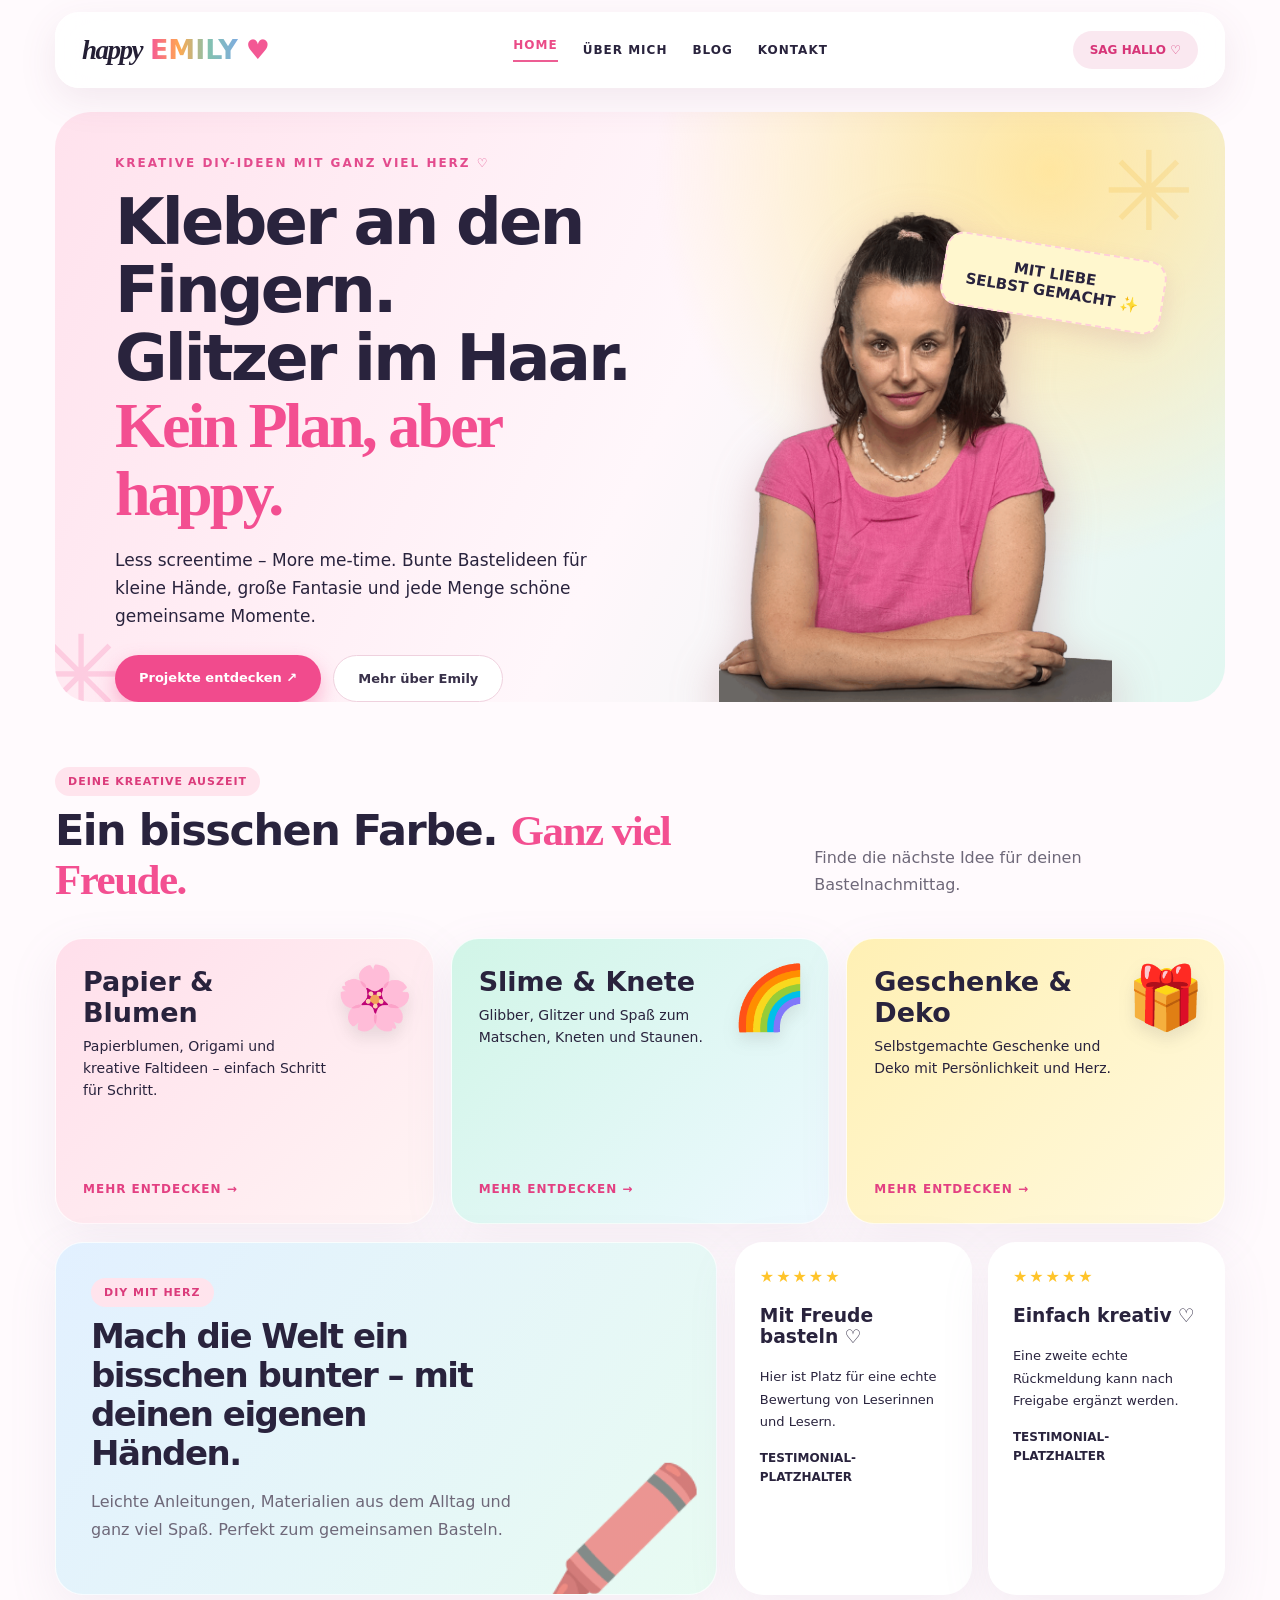
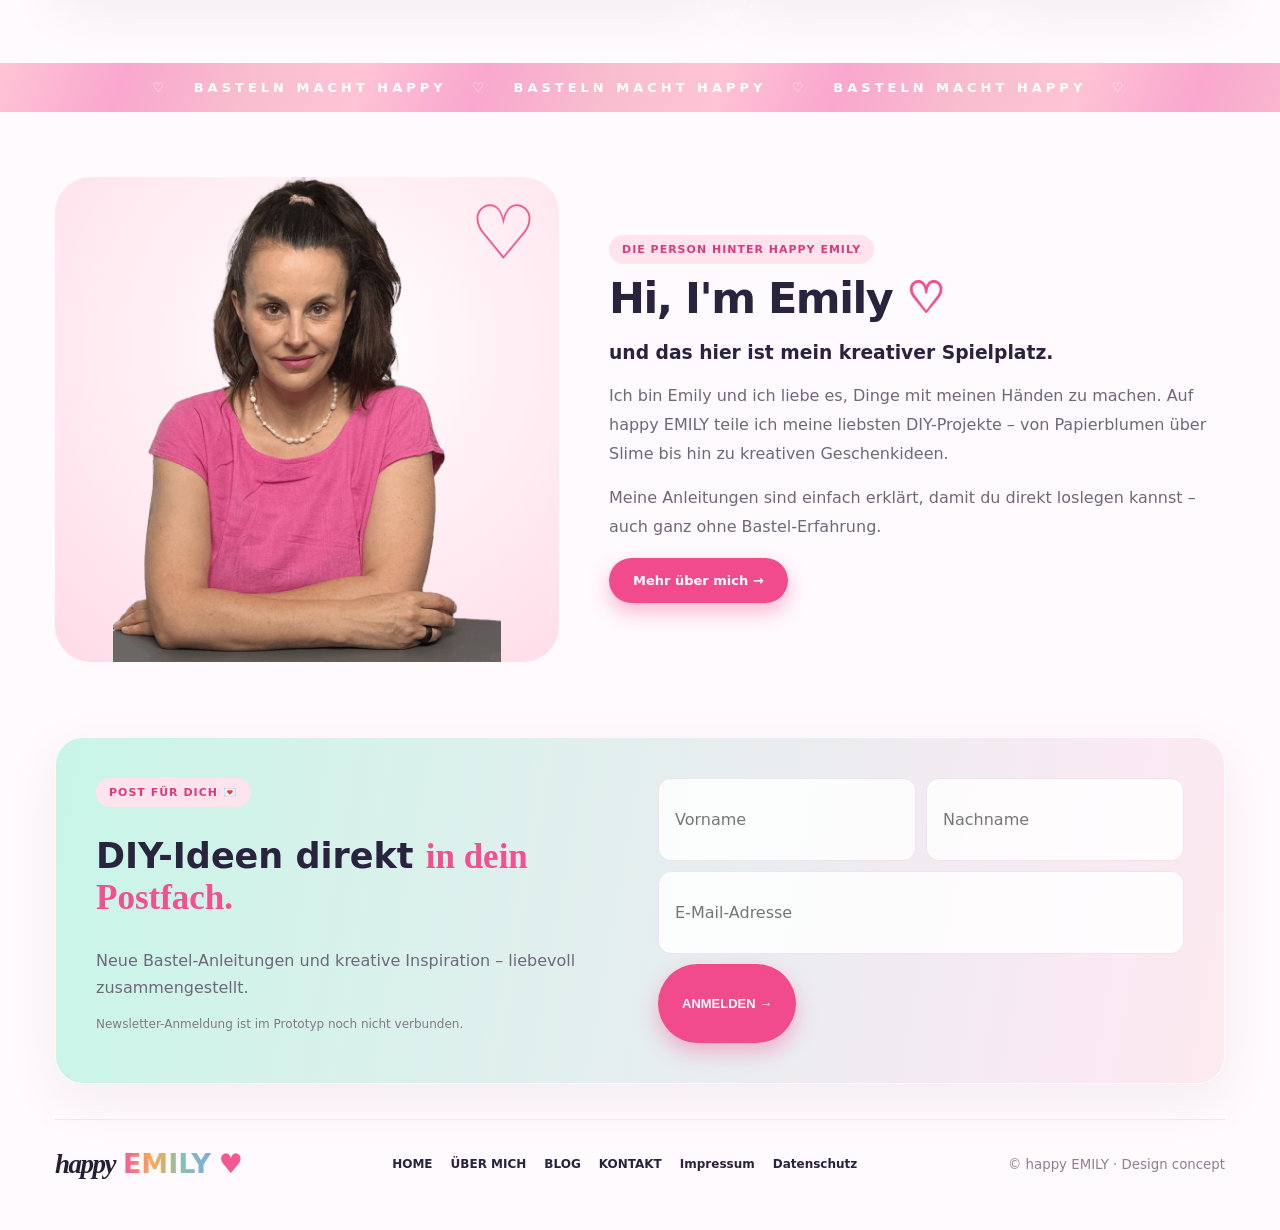
<file: index.html>
<!doctype html><html lang="de"><head><meta charset="UTF-8"><meta name="viewport" content="width=device-width,initial-scale=1"><title>Startseite | happy EMILY – Demo</title><link rel="stylesheet" href="site.css"></head><body><header class="site-top"><nav class="nav"><a class="logo" href="index.html"><em>happy</em> <b>EMILY</b> <span class="heart">♥</span></a><div class="navlinks"><a class="active" href="index.html">HOME</a><a class="" href="ueber-mich.html">ÜBER MICH</a><a class="" href="blog.html">BLOG</a><a class="" href="kontakt.html">KONTAKT</a></div><a class="navcta" href="kontakt.html">SAG HALLO ♡</a></nav></header><main><div class="shell"><section class="hero"><div><span class="eyebrow">Kreative DIY-Ideen mit ganz viel Herz ♡</span><h1>Kleber an den Fingern.<br>Glitzer im Haar.<br><span class="script">Kein Plan, aber happy.</span></h1><p>Less screentime – More me-time. Bunte Bastelideen für kleine Hände, große Fantasie und jede Menge schöne gemeinsame Momente.</p><div class="actions"><a class="btn" href="blog.html">Projekte entdecken ↗</a><a class="btn secondary" href="ueber-mich.html">Mehr über Emily</a></div></div><div class="hero-photo"><img src="emily.png" alt="Emily – happy EMILY"/><div class="sticker">MIT LIEBE<br>SELBST GEMACHT ✨</div></div></section><section class="section"><div class="title-row"><div><span class="mini-pill">DEINE KREATIVE AUSZEIT</span><h2>Ein bisschen Farbe. <span class="script">Ganz viel Freude.</span></h2></div><p class="muted">Finde die nächste Idee für deinen Bastelnachmittag.</p></div><div class="category-grid"><article class="cat bento"><span class="cat-icon">🌸</span><div><h3>Papier & Blumen</h3><p>Papierblumen, Origami und kreative Faltideen – einfach Schritt für Schritt.</p></div><a class="textlink" href="papier-blumen.html">MEHR ENTDECKEN →</a></article><article class="cat bento"><span class="cat-icon">🌈</span><div><h3>Slime & Knete</h3><p>Glibber, Glitzer und Spaß zum Matschen, Kneten und Staunen.</p></div><a class="textlink" href="slime-knete.html">MEHR ENTDECKEN →</a></article><article class="cat bento"><span class="cat-icon">🎁</span><div><h3>Geschenke & Deko</h3><p>Selbstgemachte Geschenke und Deko mit Persönlichkeit und Herz.</p></div><a class="textlink" href="geschenke-deko.html">MEHR ENTDECKEN →</a></article></div><div class="feature-grid"><div class="intro-card bento"><span class="mini-pill">DIY MIT HERZ</span><h2>Mach die Welt ein bisschen bunter – mit deinen eigenen Händen.</h2><p class="muted">Leichte Anleitungen, Materialien aus dem Alltag und ganz viel Spaß. Perfekt zum gemeinsamen Basteln.</p><span class="bigicon">🖍️</span></div><div class="quote-stack"><div class="quote bento"><div class="stars">★★★★★</div><h3>Mit Freude basteln ♡</h3><p>Hier ist Platz für eine echte Bewertung von Leserinnen und Lesern.</p><strong>TESTIMONIAL-PLATZHALTER</strong></div><div class="quote bento"><div class="stars">★★★★★</div><h3>Einfach kreativ ♡</h3><p>Eine zweite echte Rückmeldung kann nach Freigabe ergänzt werden.</p><strong>TESTIMONIAL-PLATZHALTER</strong></div></div></div></section></div><div class="marquee">♡ &nbsp; BASTELN MACHT HAPPY &nbsp; ♡ &nbsp; BASTELN MACHT HAPPY &nbsp; ♡ &nbsp; BASTELN MACHT HAPPY &nbsp; ♡</div><div class="shell"><section class="section about-split"><div class="portrait"><img src="emily.png" alt="Emily – happy EMILY"/></div><div><span class="mini-pill">DIE PERSON HINTER HAPPY EMILY</span><h2>Hi, I'm Emily <span class="script">♡</span></h2><h3>und das hier ist mein kreativer Spielplatz.</h3><p class="muted">Ich bin Emily und ich liebe es, Dinge mit meinen Händen zu machen. Auf happy EMILY teile ich meine liebsten DIY-Projekte – von Papierblumen über Slime bis hin zu kreativen Geschenkideen.</p><p class="muted">Meine Anleitungen sind einfach erklärt, damit du direkt loslegen kannst – auch ganz ohne Bastel-Erfahrung.</p><a class="btn" href="ueber-mich.html">Mehr über mich →</a></div></section><section class="newsletter bento"><div><span class="mini-pill">POST FÜR DICH 💌</span><h2>DIY-Ideen direkt <span class="script">in dein Postfach.</span></h2><p class="muted">Neue Bastel-Anleitungen und kreative Inspiration – liebevoll zusammengestellt.</p><p class="small-print">Newsletter-Anmeldung ist im Prototyp noch nicht verbunden.</p></div><form class="form-grid" onsubmit="event.preventDefault();alert('Demo: Das Formular ist noch nicht mit einem Newsletter-Dienst verbunden.')"><input placeholder="Vorname" required><input placeholder="Nachname"><input type="email" placeholder="E-Mail-Adresse" class="full" required><button type="submit" class="btn">ANMELDEN →</button></form></section></div></main><footer class="footer shell"><a class="logo" href="index.html"><em>happy</em> <b>EMILY</b> <span class="heart">♥</span></a><div class="footer-links"><a href="index.html">HOME</a><a href="ueber-mich.html">ÜBER MICH</a><a href="blog.html">BLOG</a><a href="kontakt.html">KONTAKT</a><a href="impressum.html">Impressum</a><a href="datenschutz.html">Datenschutz</a></div><small>© happy EMILY · Design concept</small></footer><script src="site.js" defer></script></body></html>
</file>
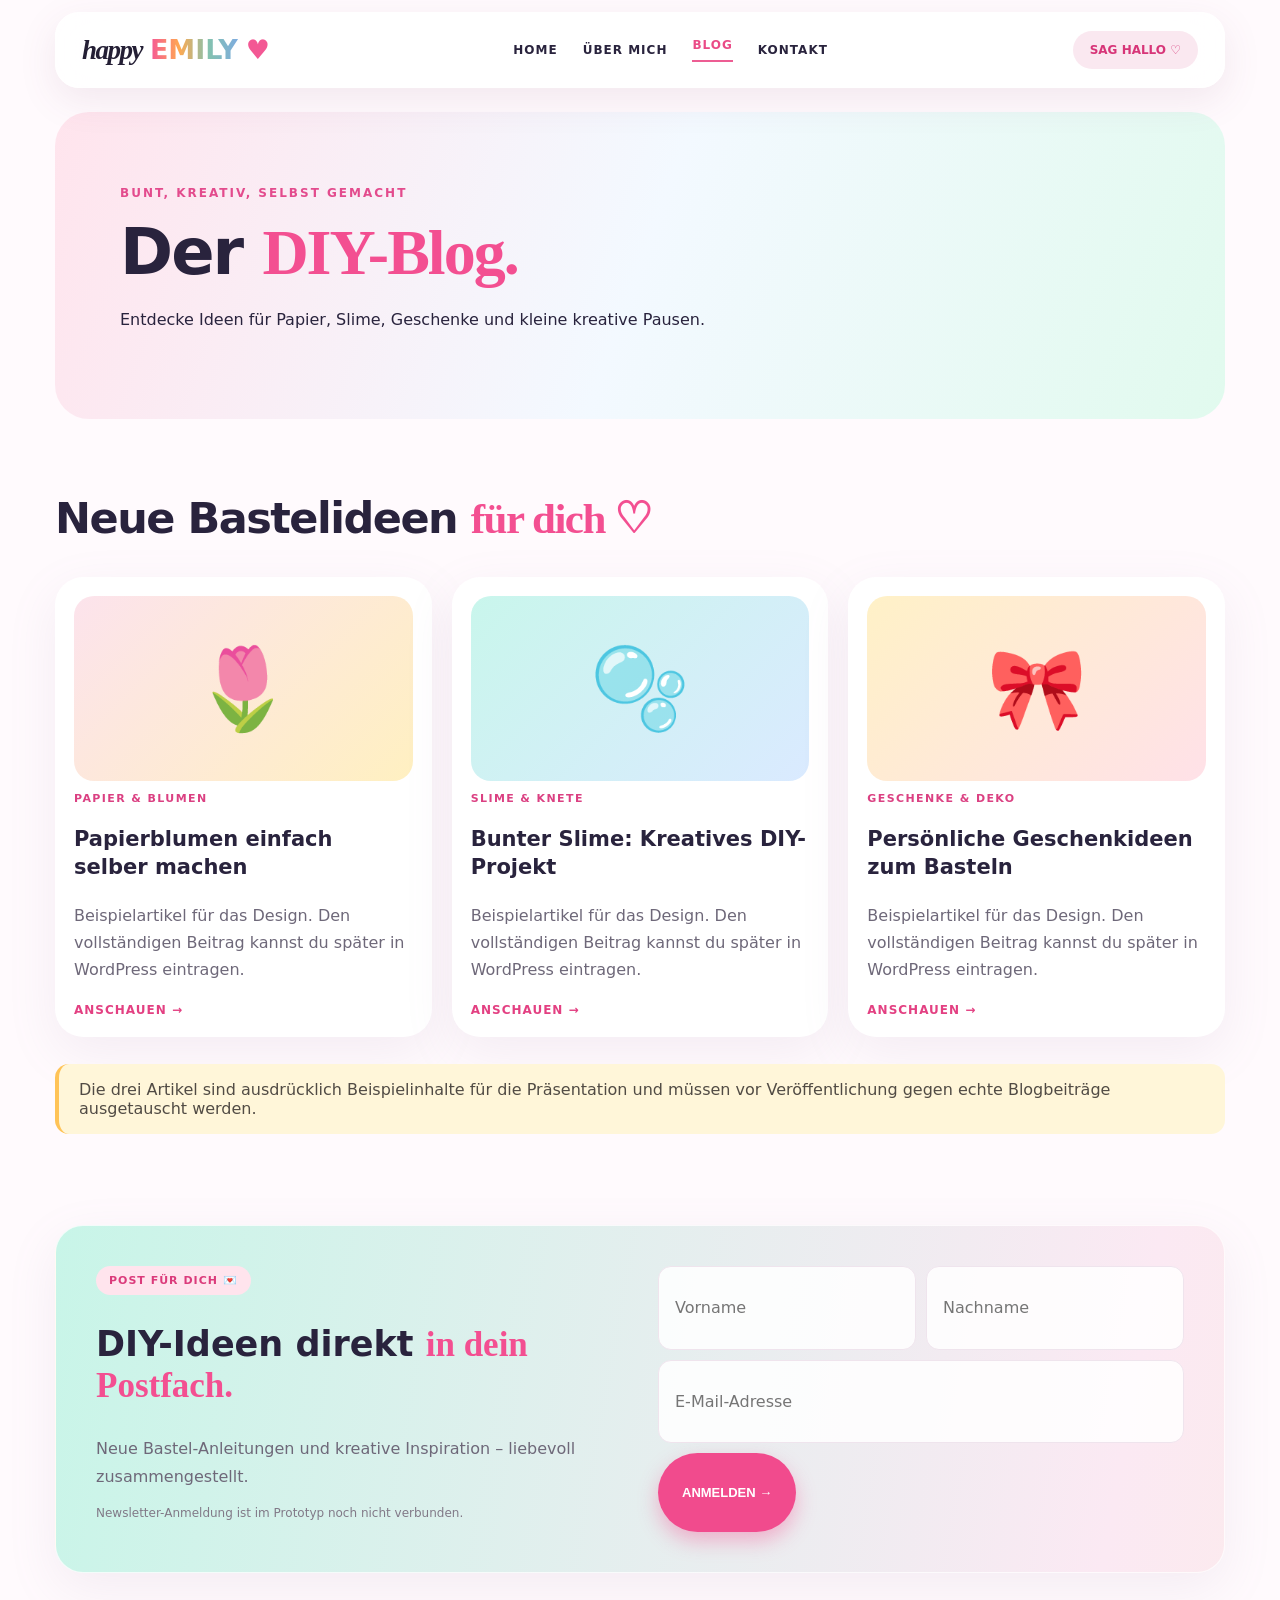
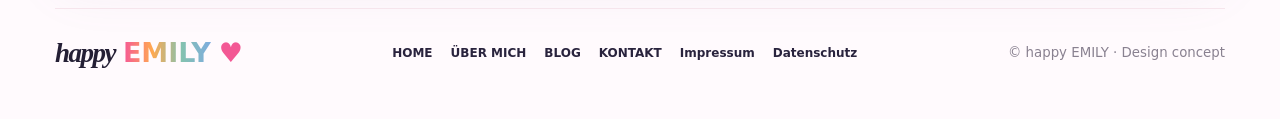
<file: blog.html>
<!doctype html><html lang="de"><head><meta charset="UTF-8"><meta name="viewport" content="width=device-width,initial-scale=1"><title>Blog | happy EMILY – Demo</title><link rel="stylesheet" href="site.css"></head><body><header class="site-top"><nav class="nav"><a class="logo" href="index.html"><em>happy</em> <b>EMILY</b> <span class="heart">♥</span></a><div class="navlinks"><a class="" href="index.html">HOME</a><a class="" href="ueber-mich.html">ÜBER MICH</a><a class="active" href="blog.html">BLOG</a><a class="" href="kontakt.html">KONTAKT</a></div><a class="navcta" href="kontakt.html">SAG HALLO ♡</a></nav></header><main><div class="shell"><section class="page-banner"><span class="eyebrow">BUNT, KREATIV, SELBST GEMACHT</span><h1>Der <span class="script">DIY-Blog.</span></h1><p>Entdecke Ideen für Papier, Slime, Geschenke und kleine kreative Pausen.</p></section></div><div class="shell"><section class="section"><div class="title-row"><h2>Neue Bastelideen <span class="script">für dich ♡</span></h2></div><div class="post-grid"><article class="post bento"><div class="post-art">🌷</div><p class="tag">Papier & Blumen</p><h3>Papierblumen einfach selber machen</h3><p class="muted">Beispielartikel für das Design. Den vollständigen Beitrag kannst du später in WordPress eintragen.</p><a class="textlink" href="papier-blumen.html">ANSCHAUEN →</a></article><article class="post bento"><div class="post-art">🫧</div><p class="tag">Slime & Knete</p><h3>Bunter Slime: Kreatives DIY-Projekt</h3><p class="muted">Beispielartikel für das Design. Den vollständigen Beitrag kannst du später in WordPress eintragen.</p><a class="textlink" href="slime-knete.html">ANSCHAUEN →</a></article><article class="post bento"><div class="post-art">🎀</div><p class="tag">Geschenke & Deko</p><h3>Persönliche Geschenkideen zum Basteln</h3><p class="muted">Beispielartikel für das Design. Den vollständigen Beitrag kannst du später in WordPress eintragen.</p><a class="textlink" href="geschenke-deko.html">ANSCHAUEN →</a></article></div><p class="note" style="margin-top:27px">Die drei Artikel sind ausdrücklich Beispielinhalte für die Präsentation und müssen vor Veröffentlichung gegen echte Blogbeiträge ausgetauscht werden.</p></section><section class="newsletter bento"><div><span class="mini-pill">POST FÜR DICH 💌</span><h2>DIY-Ideen direkt <span class="script">in dein Postfach.</span></h2><p class="muted">Neue Bastel-Anleitungen und kreative Inspiration – liebevoll zusammengestellt.</p><p class="small-print">Newsletter-Anmeldung ist im Prototyp noch nicht verbunden.</p></div><form class="form-grid" onsubmit="event.preventDefault();alert('Demo: Das Formular ist noch nicht mit einem Newsletter-Dienst verbunden.')"><input placeholder="Vorname" required><input placeholder="Nachname"><input type="email" placeholder="E-Mail-Adresse" class="full" required><button type="submit" class="btn">ANMELDEN →</button></form></section></div></main><footer class="footer shell"><a class="logo" href="index.html"><em>happy</em> <b>EMILY</b> <span class="heart">♥</span></a><div class="footer-links"><a href="index.html">HOME</a><a href="ueber-mich.html">ÜBER MICH</a><a href="blog.html">BLOG</a><a href="kontakt.html">KONTAKT</a><a href="impressum.html">Impressum</a><a href="datenschutz.html">Datenschutz</a></div><small>© happy EMILY · Design concept</small></footer><script src="site.js" defer></script></body></html>
</file>
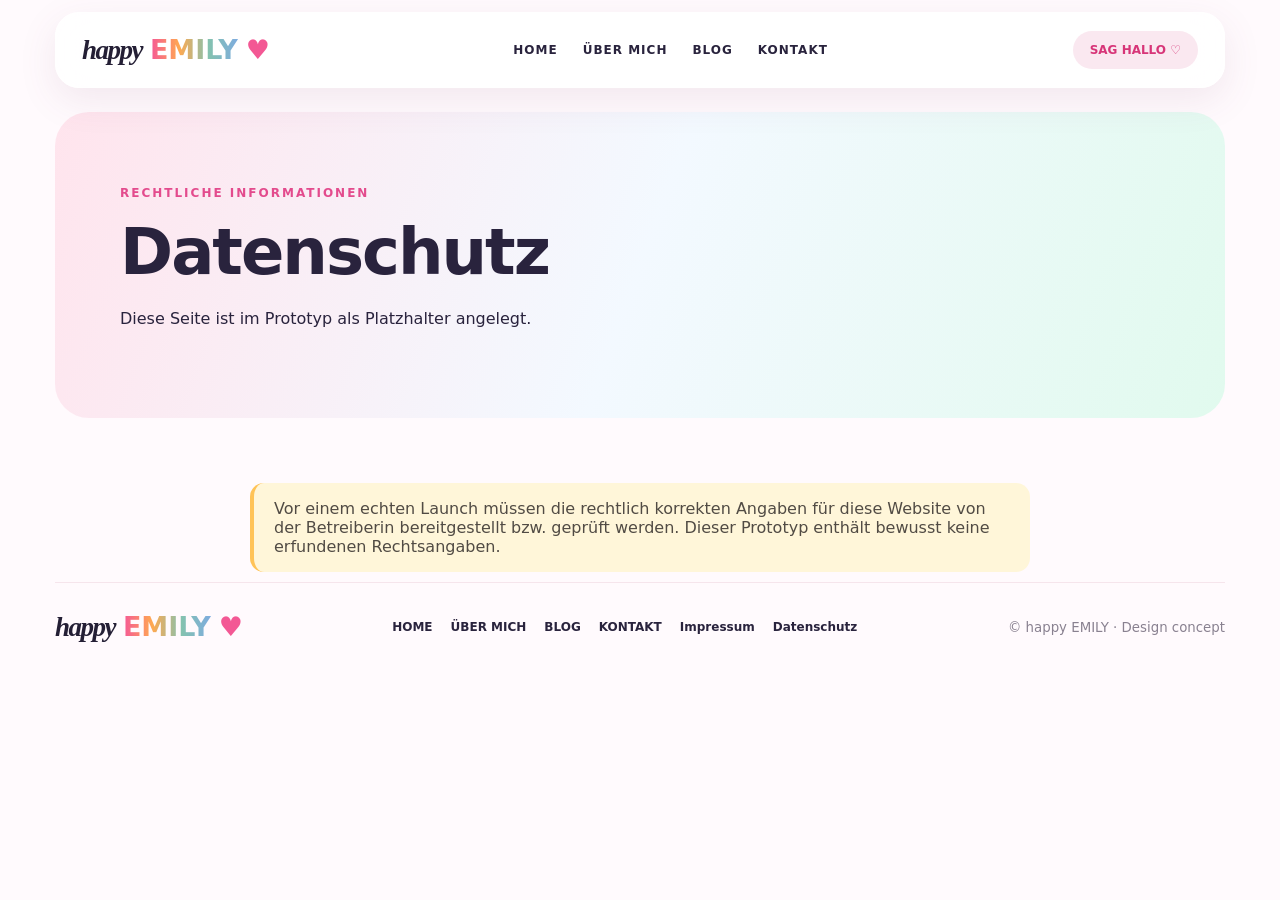
<file: datenschutz.html>
<!doctype html><html lang="de"><head><meta charset="UTF-8"><meta name="viewport" content="width=device-width,initial-scale=1"><title>Datenschutz | happy EMILY – Demo</title><link rel="stylesheet" href="site.css"></head><body><header class="site-top"><nav class="nav"><a class="logo" href="index.html"><em>happy</em> <b>EMILY</b> <span class="heart">♥</span></a><div class="navlinks"><a class="" href="index.html">HOME</a><a class="" href="ueber-mich.html">ÜBER MICH</a><a class="" href="blog.html">BLOG</a><a class="" href="kontakt.html">KONTAKT</a></div><a class="navcta" href="kontakt.html">SAG HALLO ♡</a></nav></header><main><div class="shell"><section class="page-banner"><span class="eyebrow">RECHTLICHE INFORMATIONEN</span><h1>Datenschutz</h1><p>Diese Seite ist im Prototyp als Platzhalter angelegt.</p></section></div><div class="shell section container-narrow"><div class="note">Vor einem echten Launch müssen die rechtlich korrekten Angaben für diese Website von der Betreiberin bereitgestellt bzw. geprüft werden. Dieser Prototyp enthält bewusst keine erfundenen Rechtsangaben.</div></div></main><footer class="footer shell"><a class="logo" href="index.html"><em>happy</em> <b>EMILY</b> <span class="heart">♥</span></a><div class="footer-links"><a href="index.html">HOME</a><a href="ueber-mich.html">ÜBER MICH</a><a href="blog.html">BLOG</a><a href="kontakt.html">KONTAKT</a><a href="impressum.html">Impressum</a><a href="datenschutz.html">Datenschutz</a></div><small>© happy EMILY · Design concept</small></footer><script src="site.js" defer></script></body></html>
</file>
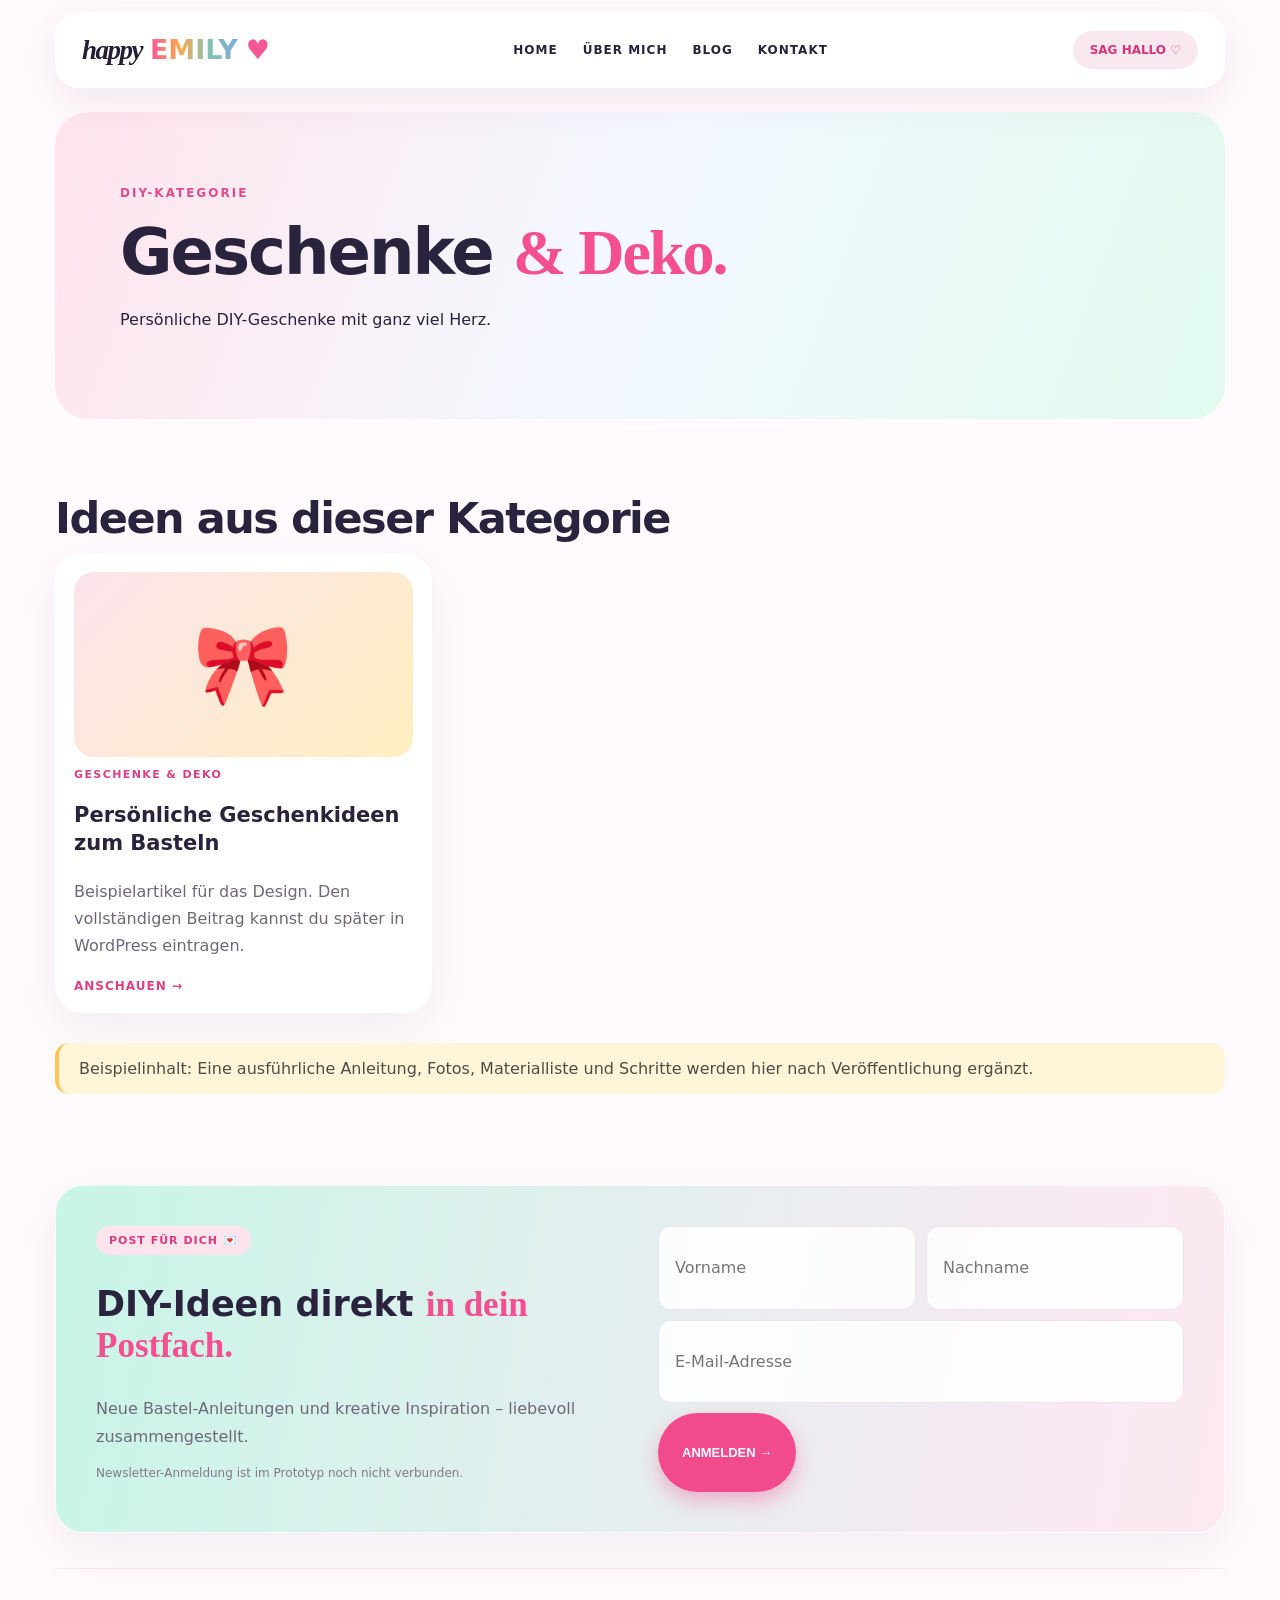
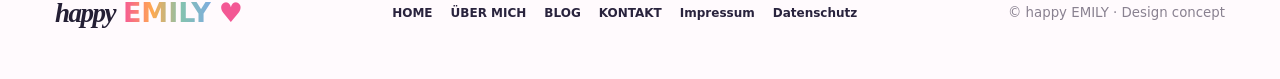
<file: geschenke-deko.html>
<!doctype html><html lang="de"><head><meta charset="UTF-8"><meta name="viewport" content="width=device-width,initial-scale=1"><title>Geschenke &amp; Deko | happy EMILY – Demo</title><link rel="stylesheet" href="site.css"></head><body><header class="site-top"><nav class="nav"><a class="logo" href="index.html"><em>happy</em> <b>EMILY</b> <span class="heart">♥</span></a><div class="navlinks"><a class="" href="index.html">HOME</a><a class="" href="ueber-mich.html">ÜBER MICH</a><a class="" href="blog.html">BLOG</a><a class="" href="kontakt.html">KONTAKT</a></div><a class="navcta" href="kontakt.html">SAG HALLO ♡</a></nav></header><main><div class="shell"><section class="page-banner"><span class="eyebrow">DIY-KATEGORIE</span><h1>Geschenke <span class="script">& Deko.</span></h1><p>Persönliche DIY-Geschenke mit ganz viel Herz.</p></section></div><div class="shell"><section class="section"><h2>Ideen aus dieser Kategorie</h2><div class="post-grid"><article class="post bento"><div class="post-art">🎀</div><p class="tag">Geschenke & Deko</p><h3>Persönliche Geschenkideen zum Basteln</h3><p class="muted">Beispielartikel für das Design. Den vollständigen Beitrag kannst du später in WordPress eintragen.</p><a class="textlink" href="geschenke-deko.html">ANSCHAUEN →</a></article></div><p class="note" style="margin-top:30px">Beispielinhalt: Eine ausführliche Anleitung, Fotos, Materialliste und Schritte werden hier nach Veröffentlichung ergänzt.</p></section><section class="newsletter bento"><div><span class="mini-pill">POST FÜR DICH 💌</span><h2>DIY-Ideen direkt <span class="script">in dein Postfach.</span></h2><p class="muted">Neue Bastel-Anleitungen und kreative Inspiration – liebevoll zusammengestellt.</p><p class="small-print">Newsletter-Anmeldung ist im Prototyp noch nicht verbunden.</p></div><form class="form-grid" onsubmit="event.preventDefault();alert('Demo: Das Formular ist noch nicht mit einem Newsletter-Dienst verbunden.')"><input placeholder="Vorname" required><input placeholder="Nachname"><input type="email" placeholder="E-Mail-Adresse" class="full" required><button type="submit" class="btn">ANMELDEN →</button></form></section></div></main><footer class="footer shell"><a class="logo" href="index.html"><em>happy</em> <b>EMILY</b> <span class="heart">♥</span></a><div class="footer-links"><a href="index.html">HOME</a><a href="ueber-mich.html">ÜBER MICH</a><a href="blog.html">BLOG</a><a href="kontakt.html">KONTAKT</a><a href="impressum.html">Impressum</a><a href="datenschutz.html">Datenschutz</a></div><small>© happy EMILY · Design concept</small></footer><script src="site.js" defer></script></body></html>
</file>
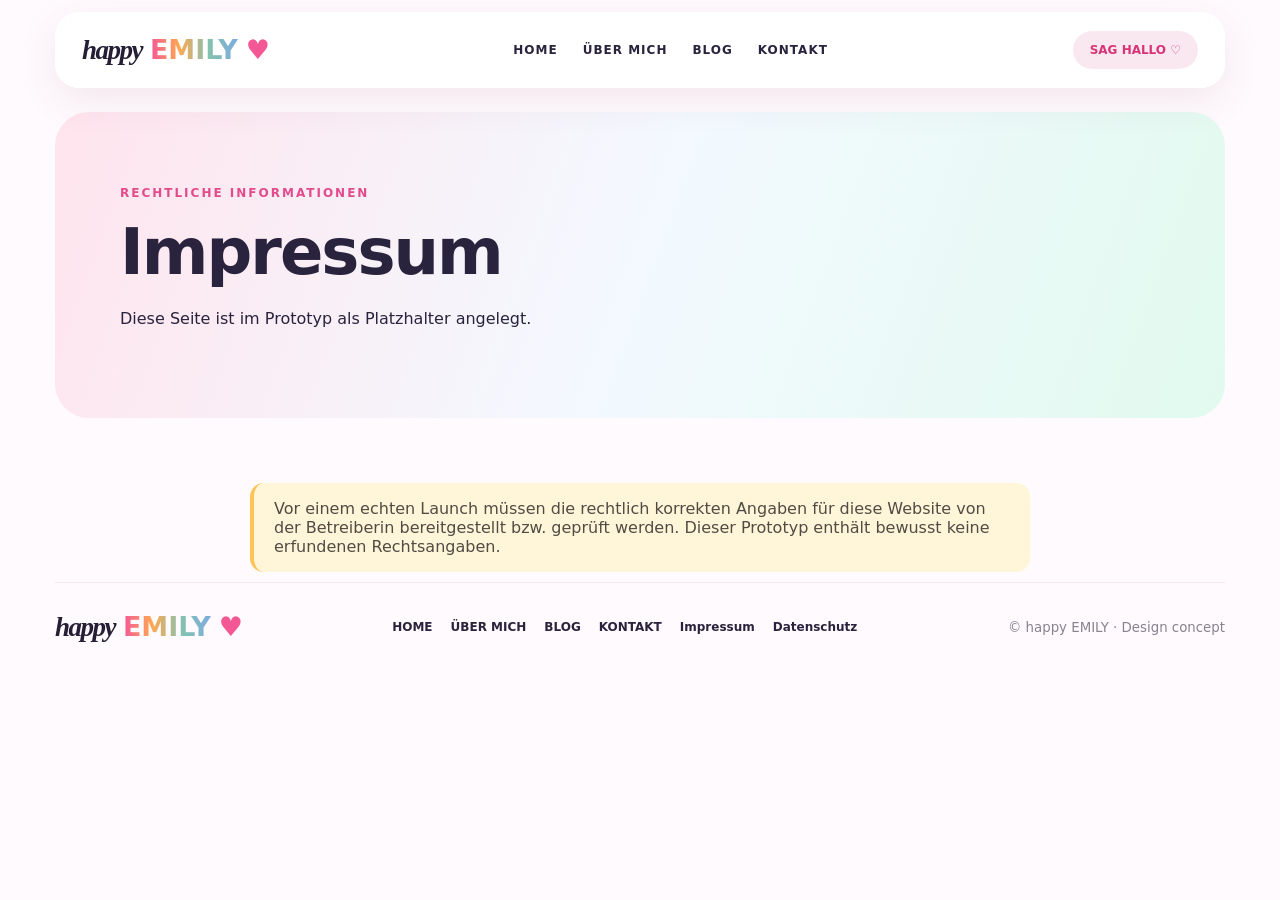
<file: impressum.html>
<!doctype html><html lang="de"><head><meta charset="UTF-8"><meta name="viewport" content="width=device-width,initial-scale=1"><title>Impressum | happy EMILY – Demo</title><link rel="stylesheet" href="site.css"></head><body><header class="site-top"><nav class="nav"><a class="logo" href="index.html"><em>happy</em> <b>EMILY</b> <span class="heart">♥</span></a><div class="navlinks"><a class="" href="index.html">HOME</a><a class="" href="ueber-mich.html">ÜBER MICH</a><a class="" href="blog.html">BLOG</a><a class="" href="kontakt.html">KONTAKT</a></div><a class="navcta" href="kontakt.html">SAG HALLO ♡</a></nav></header><main><div class="shell"><section class="page-banner"><span class="eyebrow">RECHTLICHE INFORMATIONEN</span><h1>Impressum</h1><p>Diese Seite ist im Prototyp als Platzhalter angelegt.</p></section></div><div class="shell section container-narrow"><div class="note">Vor einem echten Launch müssen die rechtlich korrekten Angaben für diese Website von der Betreiberin bereitgestellt bzw. geprüft werden. Dieser Prototyp enthält bewusst keine erfundenen Rechtsangaben.</div></div></main><footer class="footer shell"><a class="logo" href="index.html"><em>happy</em> <b>EMILY</b> <span class="heart">♥</span></a><div class="footer-links"><a href="index.html">HOME</a><a href="ueber-mich.html">ÜBER MICH</a><a href="blog.html">BLOG</a><a href="kontakt.html">KONTAKT</a><a href="impressum.html">Impressum</a><a href="datenschutz.html">Datenschutz</a></div><small>© happy EMILY · Design concept</small></footer><script src="site.js" defer></script></body></html>
</file>
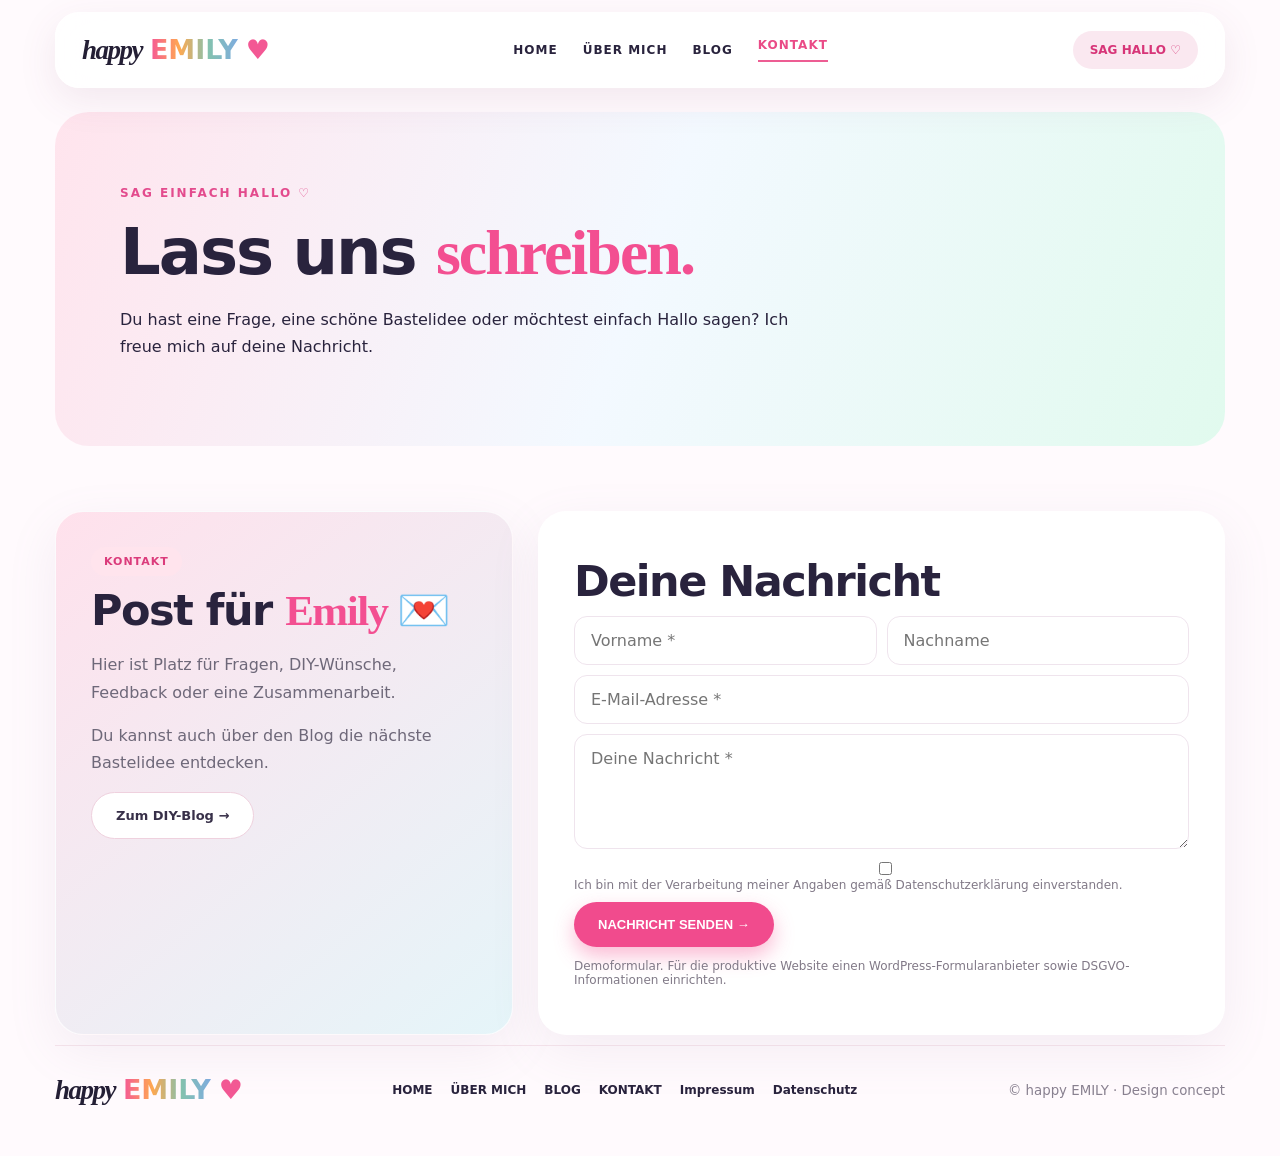
<file: kontakt.html>
<!doctype html><html lang="de"><head><meta charset="UTF-8"><meta name="viewport" content="width=device-width,initial-scale=1"><title>Kontakt | happy EMILY – Demo</title><link rel="stylesheet" href="site.css"></head><body><header class="site-top"><nav class="nav"><a class="logo" href="index.html"><em>happy</em> <b>EMILY</b> <span class="heart">♥</span></a><div class="navlinks"><a class="" href="index.html">HOME</a><a class="" href="ueber-mich.html">ÜBER MICH</a><a class="" href="blog.html">BLOG</a><a class="active" href="kontakt.html">KONTAKT</a></div><a class="navcta" href="kontakt.html">SAG HALLO ♡</a></nav></header><main><div class="shell"><section class="page-banner"><span class="eyebrow">SAG EINFACH HALLO ♡</span><h1>Lass uns <span class="script">schreiben.</span></h1><p>Du hast eine Frage, eine schöne Bastelidee oder möchtest einfach Hallo sagen? Ich freue mich auf deine Nachricht.</p></section></div><div class="shell"><section class="section contact-layout"><aside class="contact-card bento"><span class="mini-pill">KONTAKT</span><h2>Post für <span class="script">Emily 💌</span></h2><p class="muted">Hier ist Platz für Fragen, DIY-Wünsche, Feedback oder eine Zusammenarbeit.</p><p class="muted">Du kannst auch über den Blog die nächste Bastelidee entdecken.</p><a class="btn secondary" href="blog.html">Zum DIY-Blog →</a></aside><div class="contact-form bento"><h2>Deine Nachricht</h2><form class="form-grid" onsubmit="event.preventDefault();alert('Demo: Kein Versand. Bitte das WordPress-Formular konfigurieren.')"><input placeholder="Vorname *" required><input placeholder="Nachname"><input class="full" type="email" placeholder="E-Mail-Adresse *" required><textarea class="full" placeholder="Deine Nachricht *" required></textarea><label class="full small-print"><input type="checkbox" required> Ich bin mit der Verarbeitung meiner Angaben gemäß Datenschutzerklärung einverstanden.</label><button class="btn" type="submit">NACHRICHT SENDEN →</button></form><p class="small-print">Demoformular. Für die produktive Website einen WordPress-Formularanbieter sowie DSGVO-Informationen einrichten.</p></div></section></div></main><footer class="footer shell"><a class="logo" href="index.html"><em>happy</em> <b>EMILY</b> <span class="heart">♥</span></a><div class="footer-links"><a href="index.html">HOME</a><a href="ueber-mich.html">ÜBER MICH</a><a href="blog.html">BLOG</a><a href="kontakt.html">KONTAKT</a><a href="impressum.html">Impressum</a><a href="datenschutz.html">Datenschutz</a></div><small>© happy EMILY · Design concept</small></footer><script src="site.js" defer></script></body></html>
</file>
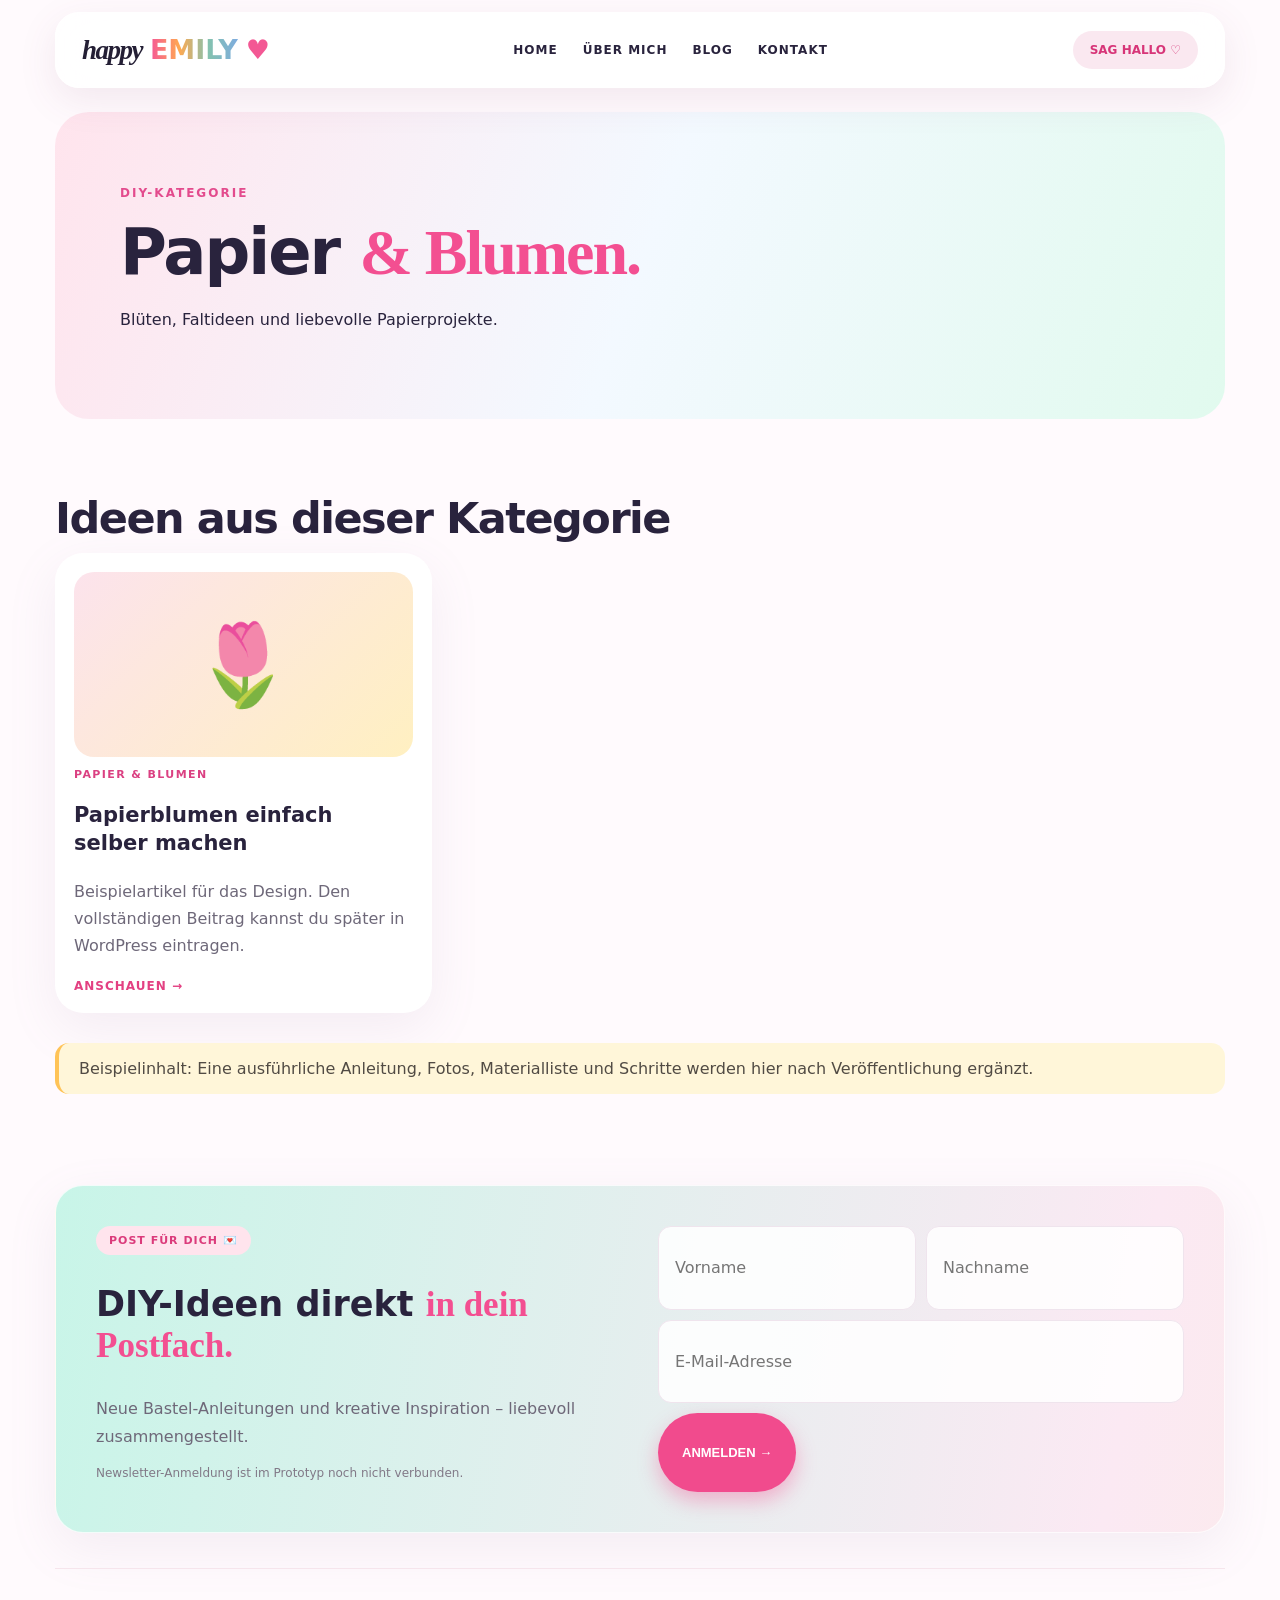
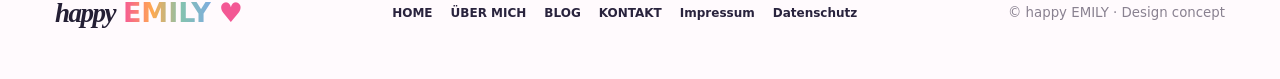
<file: papier-blumen.html>
<!doctype html><html lang="de"><head><meta charset="UTF-8"><meta name="viewport" content="width=device-width,initial-scale=1"><title>Papier &amp; Blumen | happy EMILY – Demo</title><link rel="stylesheet" href="site.css"></head><body><header class="site-top"><nav class="nav"><a class="logo" href="index.html"><em>happy</em> <b>EMILY</b> <span class="heart">♥</span></a><div class="navlinks"><a class="" href="index.html">HOME</a><a class="" href="ueber-mich.html">ÜBER MICH</a><a class="" href="blog.html">BLOG</a><a class="" href="kontakt.html">KONTAKT</a></div><a class="navcta" href="kontakt.html">SAG HALLO ♡</a></nav></header><main><div class="shell"><section class="page-banner"><span class="eyebrow">DIY-KATEGORIE</span><h1>Papier <span class="script">& Blumen.</span></h1><p>Blüten, Faltideen und liebevolle Papierprojekte.</p></section></div><div class="shell"><section class="section"><h2>Ideen aus dieser Kategorie</h2><div class="post-grid"><article class="post bento"><div class="post-art">🌷</div><p class="tag">Papier & Blumen</p><h3>Papierblumen einfach selber machen</h3><p class="muted">Beispielartikel für das Design. Den vollständigen Beitrag kannst du später in WordPress eintragen.</p><a class="textlink" href="papier-blumen.html">ANSCHAUEN →</a></article></div><p class="note" style="margin-top:30px">Beispielinhalt: Eine ausführliche Anleitung, Fotos, Materialliste und Schritte werden hier nach Veröffentlichung ergänzt.</p></section><section class="newsletter bento"><div><span class="mini-pill">POST FÜR DICH 💌</span><h2>DIY-Ideen direkt <span class="script">in dein Postfach.</span></h2><p class="muted">Neue Bastel-Anleitungen und kreative Inspiration – liebevoll zusammengestellt.</p><p class="small-print">Newsletter-Anmeldung ist im Prototyp noch nicht verbunden.</p></div><form class="form-grid" onsubmit="event.preventDefault();alert('Demo: Das Formular ist noch nicht mit einem Newsletter-Dienst verbunden.')"><input placeholder="Vorname" required><input placeholder="Nachname"><input type="email" placeholder="E-Mail-Adresse" class="full" required><button type="submit" class="btn">ANMELDEN →</button></form></section></div></main><footer class="footer shell"><a class="logo" href="index.html"><em>happy</em> <b>EMILY</b> <span class="heart">♥</span></a><div class="footer-links"><a href="index.html">HOME</a><a href="ueber-mich.html">ÜBER MICH</a><a href="blog.html">BLOG</a><a href="kontakt.html">KONTAKT</a><a href="impressum.html">Impressum</a><a href="datenschutz.html">Datenschutz</a></div><small>© happy EMILY · Design concept</small></footer><script src="site.js" defer></script></body></html>
</file>
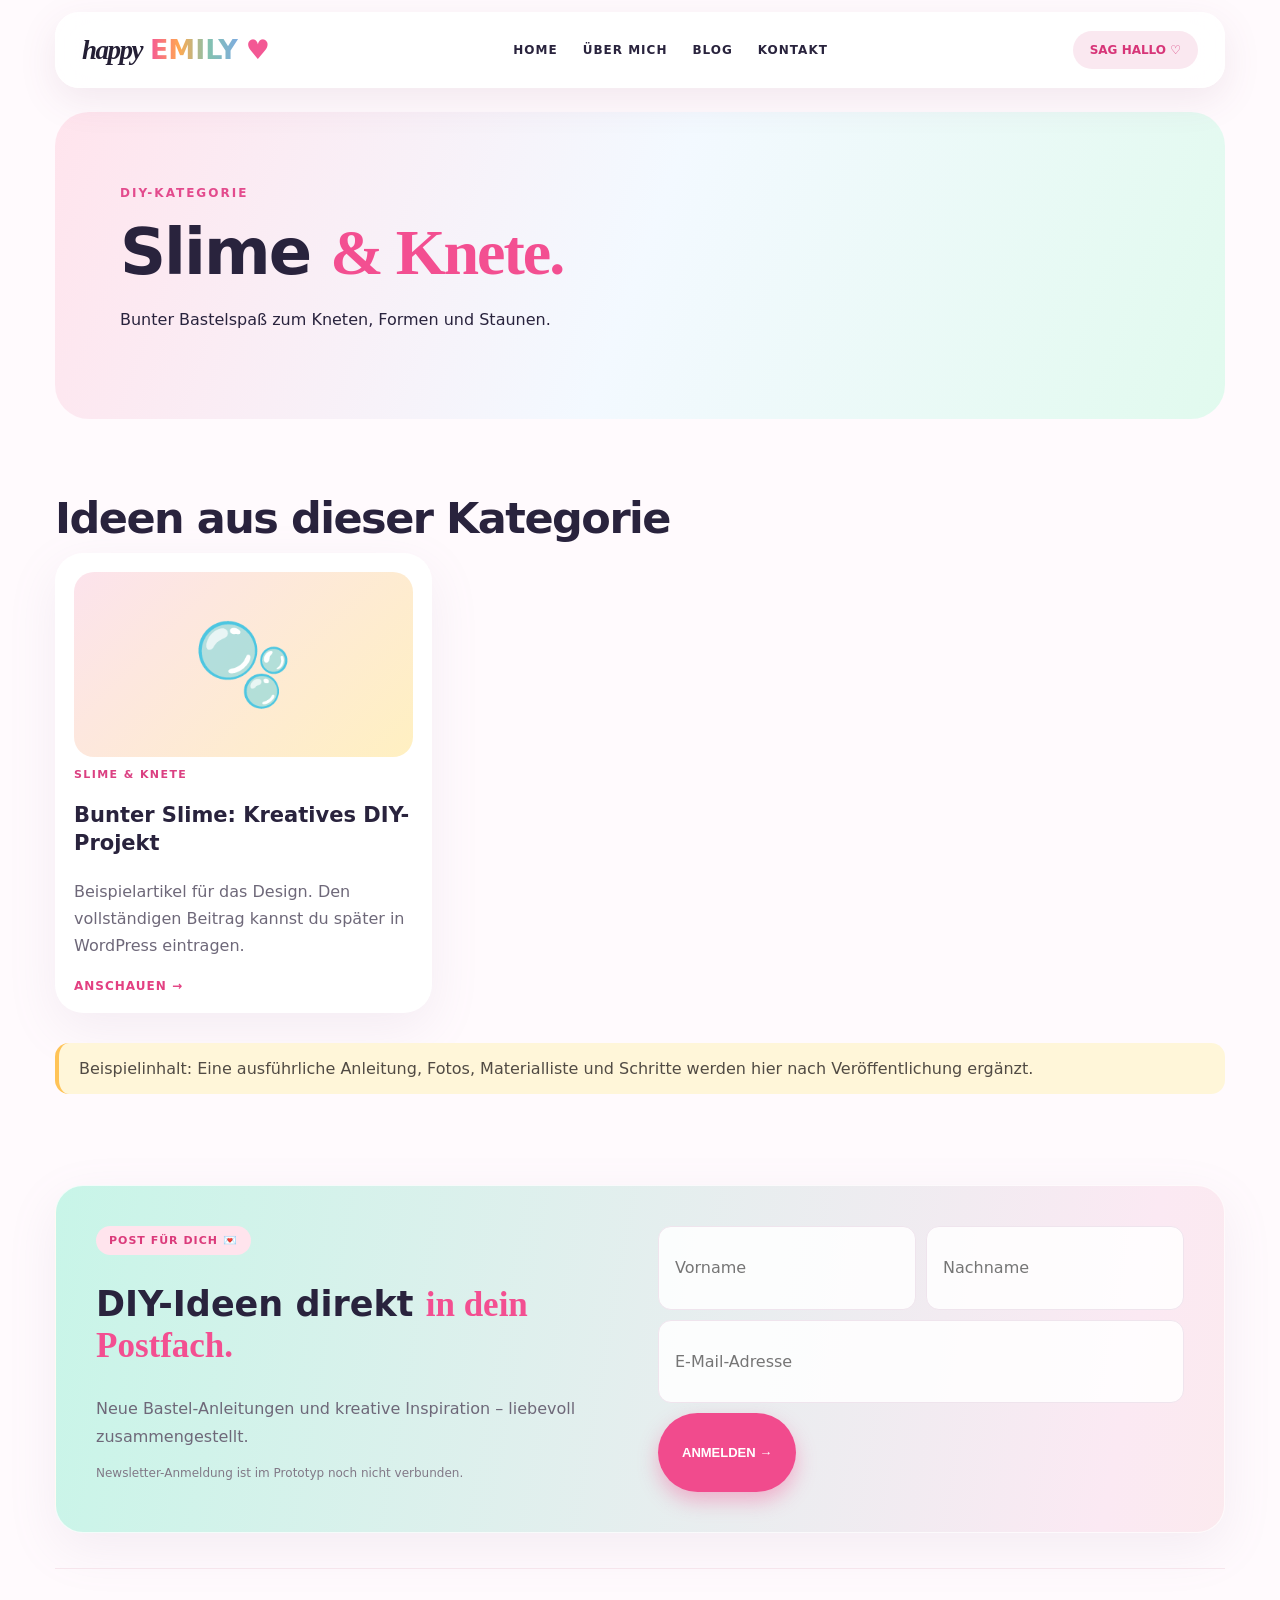
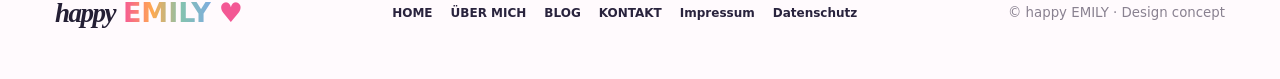
<file: slime-knete.html>
<!doctype html><html lang="de"><head><meta charset="UTF-8"><meta name="viewport" content="width=device-width,initial-scale=1"><title>Slime &amp; Knete | happy EMILY – Demo</title><link rel="stylesheet" href="site.css"></head><body><header class="site-top"><nav class="nav"><a class="logo" href="index.html"><em>happy</em> <b>EMILY</b> <span class="heart">♥</span></a><div class="navlinks"><a class="" href="index.html">HOME</a><a class="" href="ueber-mich.html">ÜBER MICH</a><a class="" href="blog.html">BLOG</a><a class="" href="kontakt.html">KONTAKT</a></div><a class="navcta" href="kontakt.html">SAG HALLO ♡</a></nav></header><main><div class="shell"><section class="page-banner"><span class="eyebrow">DIY-KATEGORIE</span><h1>Slime <span class="script">& Knete.</span></h1><p>Bunter Bastelspaß zum Kneten, Formen und Staunen.</p></section></div><div class="shell"><section class="section"><h2>Ideen aus dieser Kategorie</h2><div class="post-grid"><article class="post bento"><div class="post-art">🫧</div><p class="tag">Slime & Knete</p><h3>Bunter Slime: Kreatives DIY-Projekt</h3><p class="muted">Beispielartikel für das Design. Den vollständigen Beitrag kannst du später in WordPress eintragen.</p><a class="textlink" href="slime-knete.html">ANSCHAUEN →</a></article></div><p class="note" style="margin-top:30px">Beispielinhalt: Eine ausführliche Anleitung, Fotos, Materialliste und Schritte werden hier nach Veröffentlichung ergänzt.</p></section><section class="newsletter bento"><div><span class="mini-pill">POST FÜR DICH 💌</span><h2>DIY-Ideen direkt <span class="script">in dein Postfach.</span></h2><p class="muted">Neue Bastel-Anleitungen und kreative Inspiration – liebevoll zusammengestellt.</p><p class="small-print">Newsletter-Anmeldung ist im Prototyp noch nicht verbunden.</p></div><form class="form-grid" onsubmit="event.preventDefault();alert('Demo: Das Formular ist noch nicht mit einem Newsletter-Dienst verbunden.')"><input placeholder="Vorname" required><input placeholder="Nachname"><input type="email" placeholder="E-Mail-Adresse" class="full" required><button type="submit" class="btn">ANMELDEN →</button></form></section></div></main><footer class="footer shell"><a class="logo" href="index.html"><em>happy</em> <b>EMILY</b> <span class="heart">♥</span></a><div class="footer-links"><a href="index.html">HOME</a><a href="ueber-mich.html">ÜBER MICH</a><a href="blog.html">BLOG</a><a href="kontakt.html">KONTAKT</a><a href="impressum.html">Impressum</a><a href="datenschutz.html">Datenschutz</a></div><small>© happy EMILY · Design concept</small></footer><script src="site.js" defer></script></body></html>
</file>
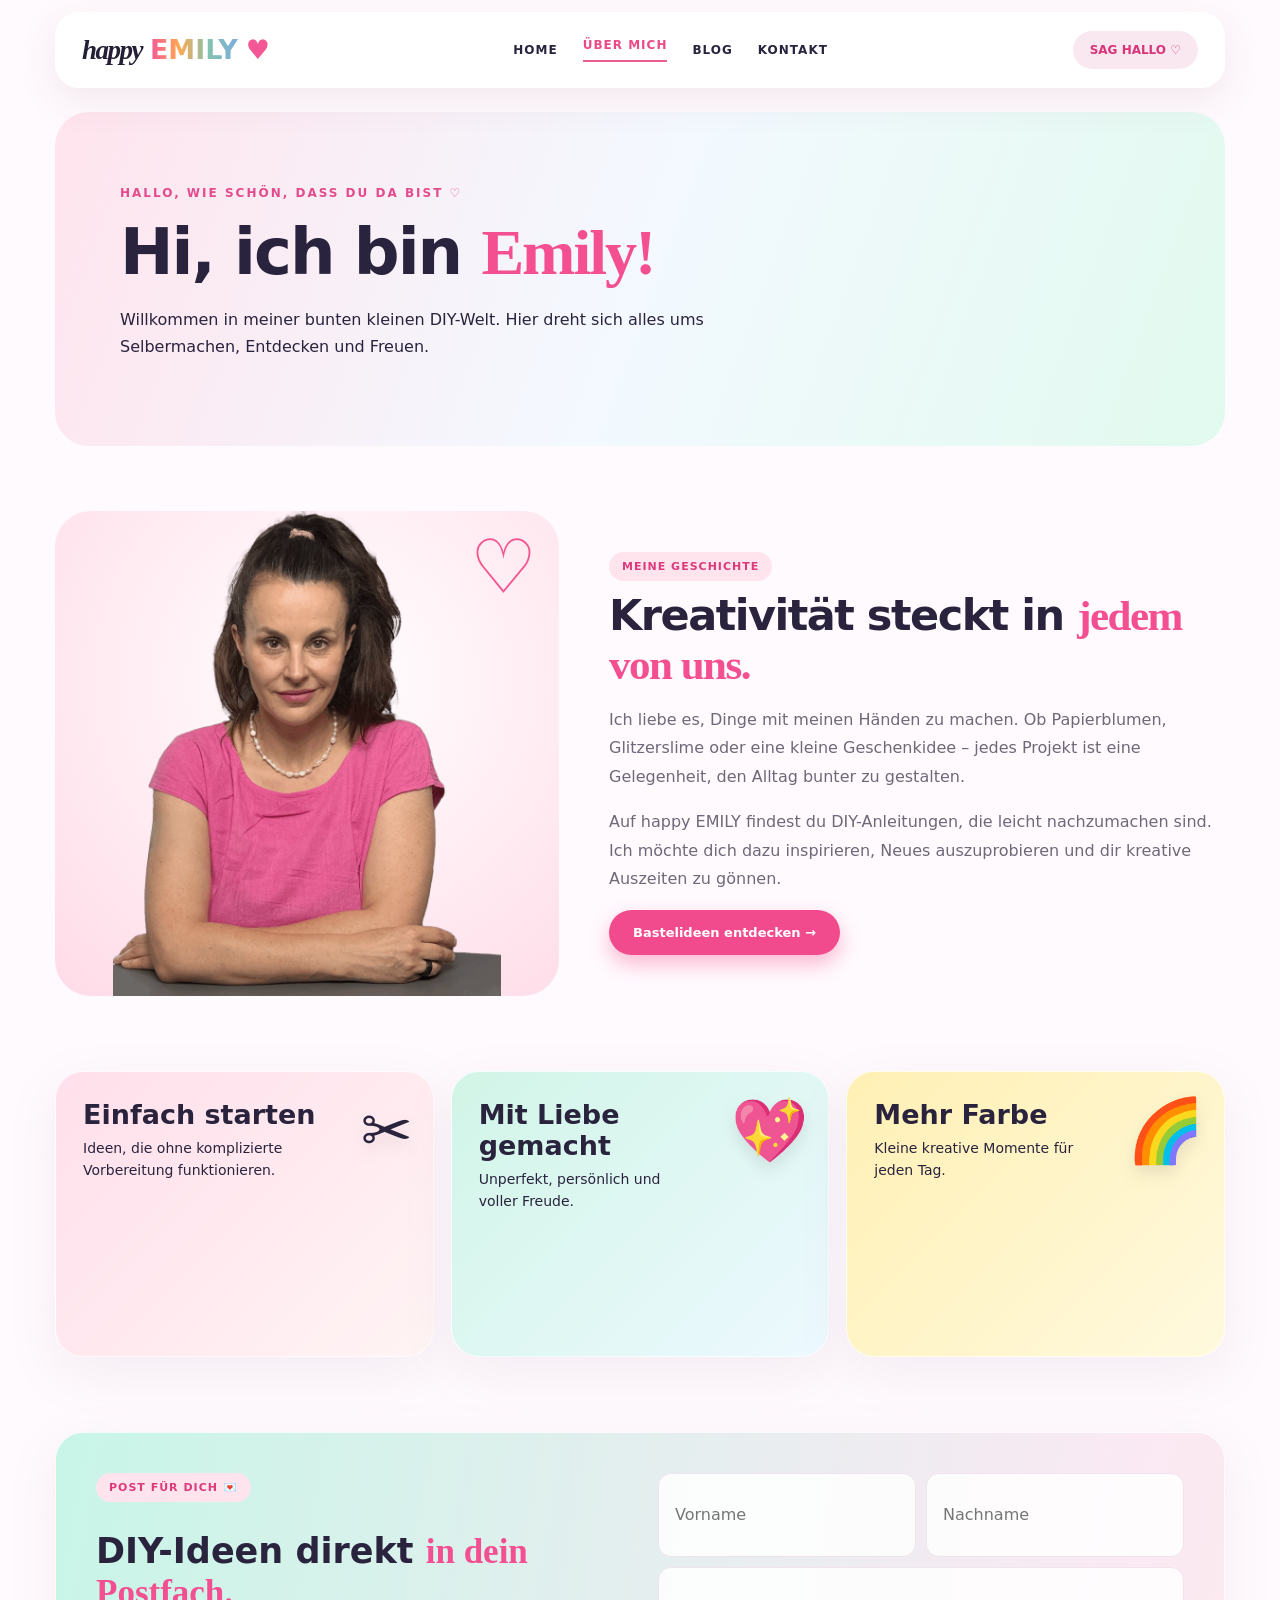
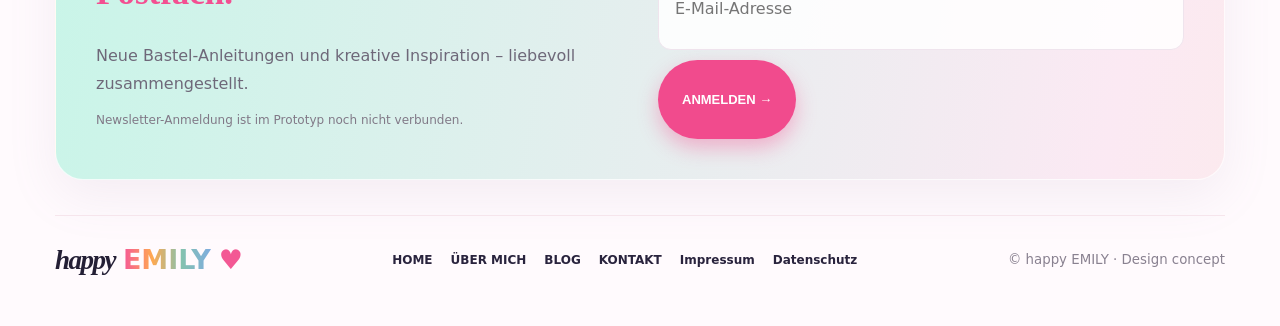
<file: ueber-mich.html>
<!doctype html><html lang="de"><head><meta charset="UTF-8"><meta name="viewport" content="width=device-width,initial-scale=1"><title>Über mich | happy EMILY – Demo</title><link rel="stylesheet" href="site.css"></head><body><header class="site-top"><nav class="nav"><a class="logo" href="index.html"><em>happy</em> <b>EMILY</b> <span class="heart">♥</span></a><div class="navlinks"><a class="" href="index.html">HOME</a><a class="active" href="ueber-mich.html">ÜBER MICH</a><a class="" href="blog.html">BLOG</a><a class="" href="kontakt.html">KONTAKT</a></div><a class="navcta" href="kontakt.html">SAG HALLO ♡</a></nav></header><main><div class="shell"><section class="page-banner"><span class="eyebrow">HALLO, WIE SCHÖN, DASS DU DA BIST ♡</span><h1>Hi, ich bin <span class="script">Emily!</span></h1><p>Willkommen in meiner bunten kleinen DIY-Welt. Hier dreht sich alles ums Selbermachen, Entdecken und Freuen.</p></section></div><div class="shell"><section class="section about-split"><div class="portrait"><img src="emily.png" alt="Emily – happy EMILY"/></div><div><span class="mini-pill">MEINE GESCHICHTE</span><h2>Kreativität steckt in <span class="script">jedem von uns.</span></h2><p class="muted">Ich liebe es, Dinge mit meinen Händen zu machen. Ob Papierblumen, Glitzerslime oder eine kleine Geschenkidee – jedes Projekt ist eine Gelegenheit, den Alltag bunter zu gestalten.</p><p class="muted">Auf happy EMILY findest du DIY-Anleitungen, die leicht nachzumachen sind. Ich möchte dich dazu inspirieren, Neues auszuprobieren und dir kreative Auszeiten zu gönnen.</p><a class="btn" href="blog.html">Bastelideen entdecken →</a></div></section><section class="section"><div class="category-grid"><div class="cat bento"><span class="cat-icon">✂️</span><div><h3>Einfach starten</h3><p>Ideen, die ohne komplizierte Vorbereitung funktionieren.</p></div></div><div class="cat bento"><span class="cat-icon">💖</span><div><h3>Mit Liebe gemacht</h3><p>Unperfekt, persönlich und voller Freude.</p></div></div><div class="cat bento"><span class="cat-icon">🌈</span><div><h3>Mehr Farbe</h3><p>Kleine kreative Momente für jeden Tag.</p></div></div></div></section><section class="newsletter bento"><div><span class="mini-pill">POST FÜR DICH 💌</span><h2>DIY-Ideen direkt <span class="script">in dein Postfach.</span></h2><p class="muted">Neue Bastel-Anleitungen und kreative Inspiration – liebevoll zusammengestellt.</p><p class="small-print">Newsletter-Anmeldung ist im Prototyp noch nicht verbunden.</p></div><form class="form-grid" onsubmit="event.preventDefault();alert('Demo: Das Formular ist noch nicht mit einem Newsletter-Dienst verbunden.')"><input placeholder="Vorname" required><input placeholder="Nachname"><input type="email" placeholder="E-Mail-Adresse" class="full" required><button type="submit" class="btn">ANMELDEN →</button></form></section></div></main><footer class="footer shell"><a class="logo" href="index.html"><em>happy</em> <b>EMILY</b> <span class="heart">♥</span></a><div class="footer-links"><a href="index.html">HOME</a><a href="ueber-mich.html">ÜBER MICH</a><a href="blog.html">BLOG</a><a href="kontakt.html">KONTAKT</a><a href="impressum.html">Impressum</a><a href="datenschutz.html">Datenschutz</a></div><small>© happy EMILY · Design concept</small></footer><script src="site.js" defer></script></body></html>
</file>
<file: site.css>
:root{--ink:#29233d;--pink:#f04b93;--soft:#fff7f9;--mint:#d8f8eb;--yellow:#fff1be;--blue:#dff0ff;--border:rgba(255,255,255,.76)}*{box-sizing:border-box}html{scroll-behavior:smooth}body{margin:0;font-family:'Nunito',ui-sans-serif,system-ui,-apple-system,'Segoe UI',sans-serif;color:var(--ink);background:#fffafd}a{text-decoration:none;color:inherit}img{max-width:100%}.shell{width:min(1170px,calc(100% - 36px));margin:auto}.site-top{position:sticky;top:12px;z-index:50;margin:12px auto 0;width:min(1170px,calc(100% - 36px));border:1px solid #fff;background:rgba(255,255,255,.84);backdrop-filter:blur(22px);-webkit-backdrop-filter:blur(22px);border-radius:24px;box-shadow:0 12px 38px #7e49681a}.nav{height:74px;display:flex;align-items:center;justify-content:space-between;padding:0 26px;gap:15px}.logo{font-size:27px;font-weight:900;letter-spacing:-1.5px;white-space:nowrap}.logo em{font-family:cursive;font-style:italic;color:#241f35}.logo b{background:linear-gradient(90deg,#f55797,#ffa951,#84c2af,#7eacdf);color:transparent;background-clip:text;letter-spacing:0}.logo .heart{color:#f35894}.navlinks{display:flex;align-items:center;gap:25px}.navlinks a{font-size:12px;letter-spacing:1px;font-weight:900}.navlinks a:hover,.navlinks a.active{color:#ea4b87}.navlinks a.active{border-bottom:2px solid #ed5d93;padding-bottom:8px}.navcta{border-radius:30px;background:#fae8f0;color:#d73578;padding:12px 17px;font-size:12px;font-weight:900}.hero{overflow:hidden;position:relative;min-height:520px;border-radius:36px;margin-top:24px;background:radial-gradient(circle at 85% 10%,#ffe6a0 0,transparent 35%),linear-gradient(115deg,#ffe2ed 0%,#fff7fb 52%,#e2f7f1 100%);display:grid;grid-template-columns:1.05fr .95fr;align-items:center;padding:40px 60px 0}.hero:before,.hero:after{content:'✳';position:absolute;font-size:110px;opacity:.18;color:#f04892}.hero:before{left:-20px;bottom:-38px}.hero:after{right:30px;top:16px;color:#f1b321}.eyebrow{font-size:12px;text-transform:uppercase;letter-spacing:2px;font-weight:900;color:#e34b8d}.hero h1{font-weight:900;letter-spacing:-2.8px;font-size:clamp(40px,5vw,65px);line-height:1.06;margin:18px 0}.script{font-family:'Comic Sans MS',cursive;font-weight:700;color:#f34f91}.hero p{font-size:17px;line-height:1.65;max-width:480px}.btn{display:inline-block;background:#f14b8d;color:white!important;border-radius:60px;padding:15px 24px;font-weight:900;font-size:13px;box-shadow:0 9px 20px #f4519063;transition:transform .2s}.btn:hover{transform:translateY(-2px)}.btn.secondary{background:#fff;color:#383049!important;box-shadow:none;border:1px solid #efd1de}.actions{display:flex;gap:12px;flex-wrap:wrap;margin-top:25px}.hero-photo{align-self:end;height:490px;position:relative;display:flex;align-items:end;justify-content:center}.hero-photo img{height:100%;width:auto;max-width:100%;object-fit:contain;object-position:bottom;filter:drop-shadow(0 18px 24px #af64715c)}.sticker{position:absolute;right:0;top:34px;transform:rotate(9deg);padding:17px 22px;background:#fff7ce;border:2px dashed #ffcfd9;border-radius:18px;box-shadow:0 9px 22px #ba708b30;font-weight:900;text-align:center;font-size:15px}.section{padding:65px 0 10px}.title-row{display:flex;justify-content:space-between;align-items:end;gap:18px;margin-bottom:24px}.section h2{font-size:clamp(29px,3.4vw,43px);letter-spacing:-1.5px;line-height:1.14;margin:10px 0}.muted{color:#6e6879;line-height:1.7}.category-grid{display:grid;grid-template-columns:repeat(3,1fr);gap:17px}.bento{border:1px solid var(--border);box-shadow:0 16px 50px #987fa51c;border-radius:28px;overflow:hidden}.cat{min-height:286px;position:relative;padding:27px;display:flex;flex-direction:column;align-items:flex-start;justify-content:space-between}.cat:nth-child(1){background:linear-gradient(135deg,#ffdfeb,#fff4f4)}.cat:nth-child(2){background:linear-gradient(135deg,#d1f5e7,#edf9ff)}.cat:nth-child(3){background:linear-gradient(135deg,#fff0b4,#fff9de)}.cat-icon{font-size:62px;filter:drop-shadow(0 8px 8px #5552);position:absolute;right:20px;top:22px}.cat h3{font-size:27px;max-width:75%;margin:0 0 8px}.cat p{font-size:14px;line-height:1.55;max-width:78%;margin:0 0 23px}.textlink{font-size:12px;font-weight:900;color:#e34082;letter-spacing:1px}.feature-grid{display:grid;grid-template-columns:1.35fr 1fr;gap:18px;margin-top:18px}.intro-card{background:linear-gradient(125deg,#e2f0ff,#e8fbf2);padding:35px;min-height:280px;position:relative}.intro-card h2{font-size:34px;max-width:430px}.intro-card p{max-width:430px}.intro-card .bigicon{position:absolute;bottom:-22px;right:10px;font-size:135px;opacity:.6}.quote-stack{display:grid;grid-template-columns:1fr 1fr;gap:16px}.quote{padding:24px;background:#fff;min-height:260px}.stars{color:#ffc42a;letter-spacing:2px}.quote p{font-size:13px;line-height:1.75}.quote strong{font-size:12px}.marquee{margin:58px 0 0;padding:17px;background:linear-gradient(90deg,#ffc4d5,#f9a7ce);color:#fff;text-align:center;font-size:13px;letter-spacing:4px;font-weight:900;overflow:hidden;white-space:nowrap}.about-split{display:grid;grid-template-columns:.9fr 1.1fr;gap:50px;align-items:center}.portrait{border-radius:36px;background:radial-gradient(circle at 55% 35%,#fff,#ffdbe7);height:485px;position:relative;display:flex;justify-content:center;overflow:hidden}.portrait img{height:100%;max-width:100%;object-fit:contain;object-position:bottom}.portrait:after{content:'♡';position:absolute;right:22px;top:12px;font-size:75px;color:#f45690}.about-split p{line-height:1.8}.mini-pill{display:inline-block;background:#ffe4ed;color:#db3b7b;padding:8px 13px;border-radius:30px;font-weight:800;font-size:11px;letter-spacing:1px}.newsletter{background:linear-gradient(100deg,#c8f5e8,#fbe9f3,#fff0ca);display:grid;grid-template-columns:1fr 1fr;gap:36px;padding:40px;margin:65px auto 35px}.newsletter h2{font-size:35px}.form-grid{display:grid;grid-template-columns:1fr 1fr;gap:10px}.form-grid input,.form-grid textarea{font:inherit;width:100%;padding:14px 16px;border:1px solid #efe4ed;border-radius:13px;background:#ffffffd9;color:#312c43}.form-grid textarea{resize:vertical;min-height:115px}.full{grid-column:1/-1}.form-grid button{border:0;cursor:pointer;justify-self:start}.footer{padding:28px 0 50px;border-top:1px solid #f6e5ec;display:flex;justify-content:space-between;flex-wrap:wrap;gap:15px;align-items:center}.footer-links{display:flex;gap:18px;flex-wrap:wrap;font-size:12px;font-weight:800}.footer small{color:#898190}.page-banner{margin-top:24px;padding:70px 65px;background:linear-gradient(110deg,#ffe4ed,#f3f9ff,#e1faee);border-radius:34px}.page-banner h1{font-size:clamp(42px,5vw,65px);letter-spacing:-2px;margin:14px 0}.page-banner p{max-width:690px;line-height:1.7}.post-grid{display:grid;grid-template-columns:repeat(3,1fr);gap:20px}.post{background:#fff;padding:18px}.post-art{height:185px;border-radius:20px;display:grid;place-items:center;font-size:80px;background:linear-gradient(135deg,#fce3ec,#fff0c1)}.post:nth-child(2) .post-art{background:linear-gradient(135deg,#c9f6ec,#daeaff)}.post:nth-child(3) .post-art{background:linear-gradient(135deg,#fff1c7,#ffe1e8)}.post h3{font-size:21px;line-height:1.3}.tag{color:#db4082;font-size:11px;font-weight:900;letter-spacing:1.4px;text-transform:uppercase}.note{background:#fff6d9;border-left:4px solid #ffc357;border-radius:14px;padding:16px 20px;color:#514b44}.container-narrow{max-width:780px;margin:0 auto}.copy{line-height:1.9}.contact-layout{display:grid;grid-template-columns:.8fr 1.2fr;gap:25px}.contact-card{background:linear-gradient(140deg,#ffe1ec,#e5f5f9);padding:35px}.contact-form{background:white;padding:35px}.contact-form .form-grid{grid-template-columns:1fr 1fr}.small-print{font-size:12px;color:#817987}.demo-message{font-size:12px;color:#8a4971;margin-top:12px}.elementor-widget-container .he-page{font-family:'Nunito',ui-sans-serif,system-ui,sans-serif}.he-page .shell{max-width:1170px}.he-page .site-top{position:relative;top:0}.he-page .hero{margin-top:10px}@media(max-width:850px){.nav{height:auto;padding:18px;flex-wrap:wrap}.navlinks{order:3;width:100%;justify-content:space-between;gap:10px}.navlinks a{font-size:10px}.navcta{display:none}.hero{grid-template-columns:1fr;padding:36px 28px 0}.hero-photo{height:420px}.sticker{right:5px;top:15px}.category-grid,.post-grid{grid-template-columns:1fr 1fr}.feature-grid,.about-split,.newsletter,.contact-layout{grid-template-columns:1fr}.quote-stack{grid-template-columns:1fr 1fr}.page-banner{padding:48px 30px}}@media(max-width:550px){.hero h1{font-size:41px}.hero-photo{height:320px}.sticker{font-size:11px;padding:9px}.category-grid,.post-grid,.quote-stack{grid-template-columns:1fr}.cat{min-height:250px}.page-banner{padding:40px 24px}.newsletter{padding:24px}.form-grid,.contact-form .form-grid{grid-template-columns:1fr}.full{grid-column:auto}.footer{flex-direction:column;text-align:center}.title-row{display:block}}

/* HAPPY EMILY — LIGHTWEIGHT PLAYFUL MOTION (2026 sample) */
@keyframes heFloat{0%,100%{translate:0 0}50%{translate:0 -11px}}
@keyframes heWiggle{0%,100%{rotate:-6deg}50%{rotate:6deg}}
@keyframes heGlow{0%,100%{opacity:.13;scale:1}50%{opacity:.23;scale:1.12}}
@keyframes heMarquee{0%{background-position:0 0}100%{background-position:360px 0}}
@keyframes heShimmer{0%{background-position:120% 0}100%{background-position:-120% 0}}
.he-reveal{opacity:0;transform:translate3d(0,28px,0);transition:opacity .75s ease,transform .75s cubic-bezier(.2,.7,.2,1);transition-delay:var(--he-delay,0ms)}
.he-reveal.he-visible{opacity:1;transform:translate3d(0,0,0)}
.hero-photo img{animation:heFloat 6s ease-in-out infinite}
.sticker{animation:heWiggle 4.5s ease-in-out infinite;transform-origin:50% 50%}
.hero:before,.hero:after{animation:heGlow 5s ease-in-out infinite alternate}
.hero:after{animation-delay:-2s}
.cat,.post,.quote,.intro-card,.portrait,.navcta,.navlinks a,.textlink{transition:transform .3s ease,box-shadow .3s ease,filter .3s ease}
.cat:hover,.post:hover,.quote:hover{transform:translateY(-7px);box-shadow:0 24px 50px #b875a730}
.cat-icon{transition:transform .4s cubic-bezier(.2,1.4,.5,1)}
.cat:hover .cat-icon{transform:rotate(-10deg) scale(1.16)}
.portrait:hover{box-shadow:0 20px 50px #e8a5c24a}
.btn,.navcta{transition:transform .25s ease,box-shadow .25s ease,filter .25s ease}
.btn:hover,.navcta:hover{transform:translateY(-3px);filter:saturate(1.12);box-shadow:0 14px 26px #f4519050}
.btn:active{transform:translateY(0) scale(.98)}
.marquee{background-image:repeating-linear-gradient(110deg,#ffc4d5 0,#f9a7ce 120px,#f8bdce 240px,#ffc4d5 360px);background-size:360px 100%;animation:heMarquee 14s linear infinite}
.newsletter{background-size:180% 180%;animation:heShimmer 16s linear infinite}
.navlinks a:hover,.textlink:hover{transform:translateY(-2px)}
@media(prefers-reduced-motion:reduce){html{scroll-behavior:auto!important}*,*:before,*:after{animation:none!important;transition:none!important}.he-reveal{opacity:1!important;transform:none!important}}
</file>
